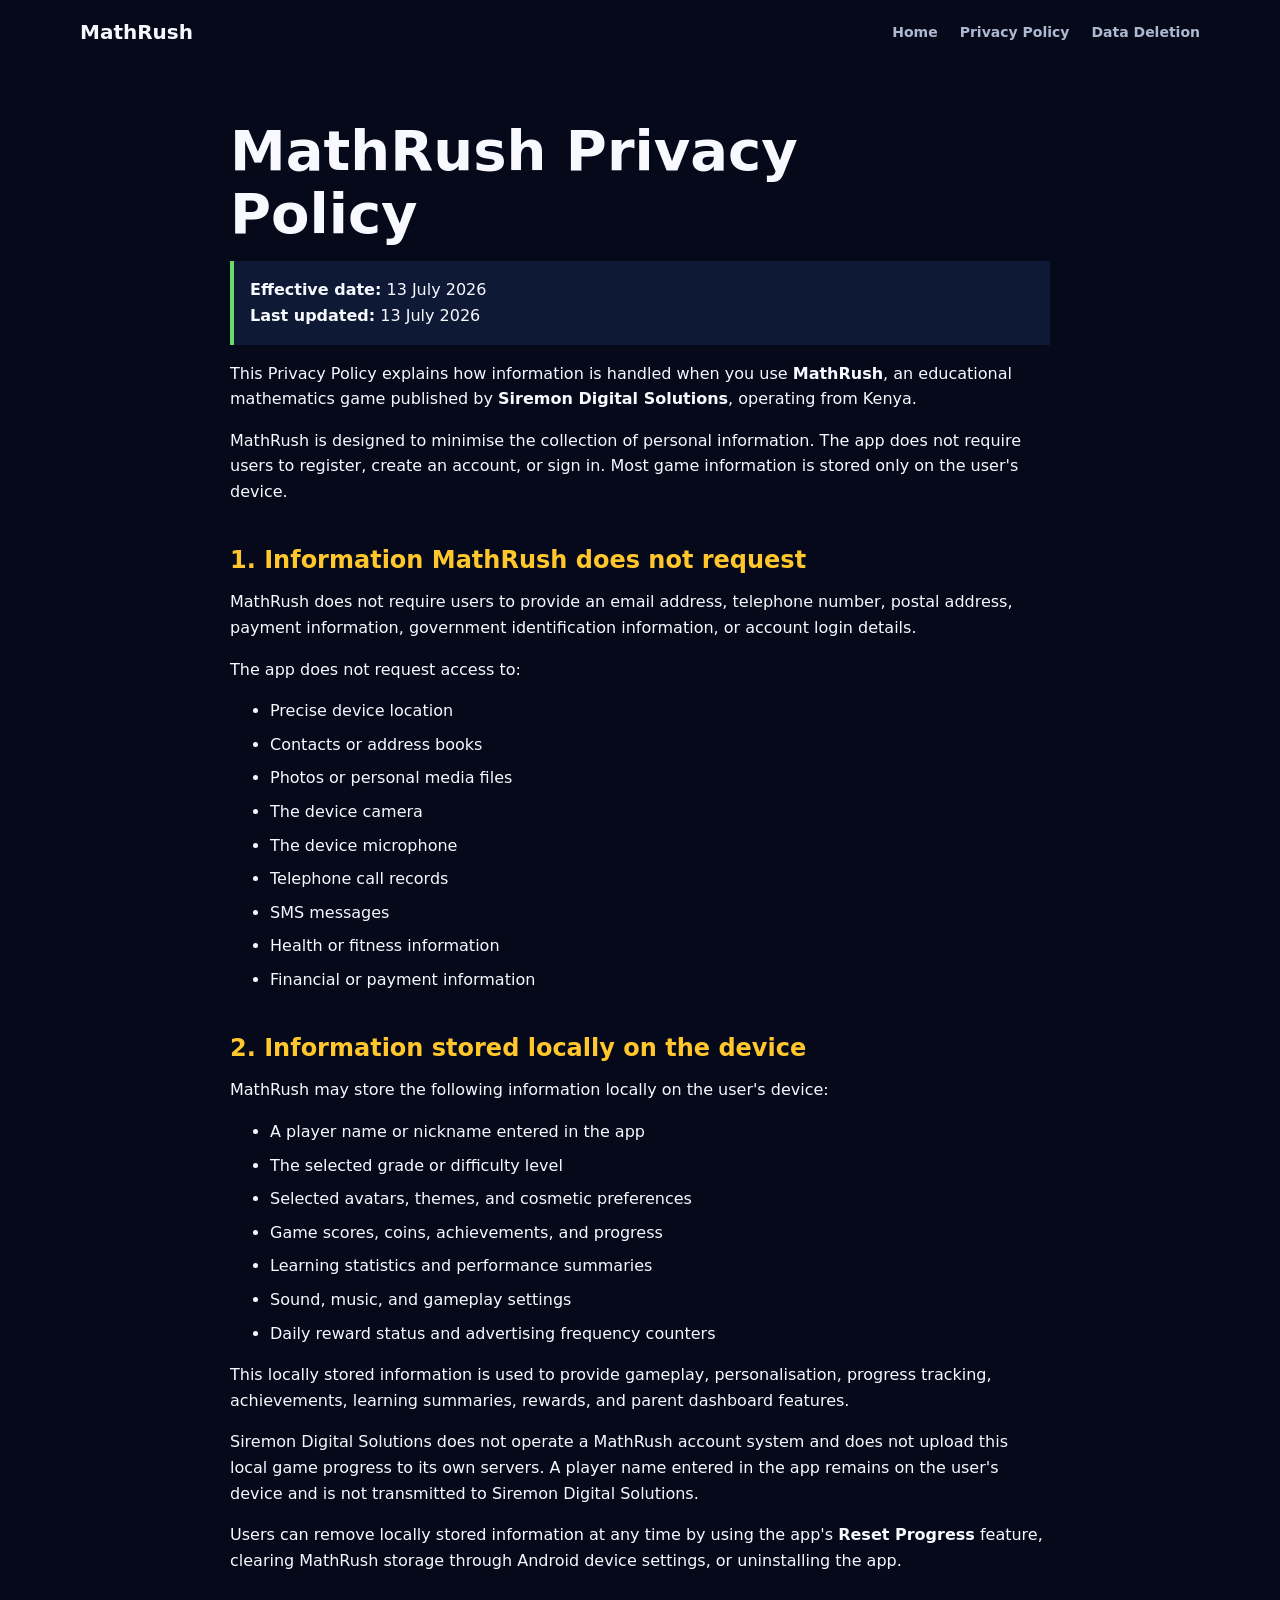
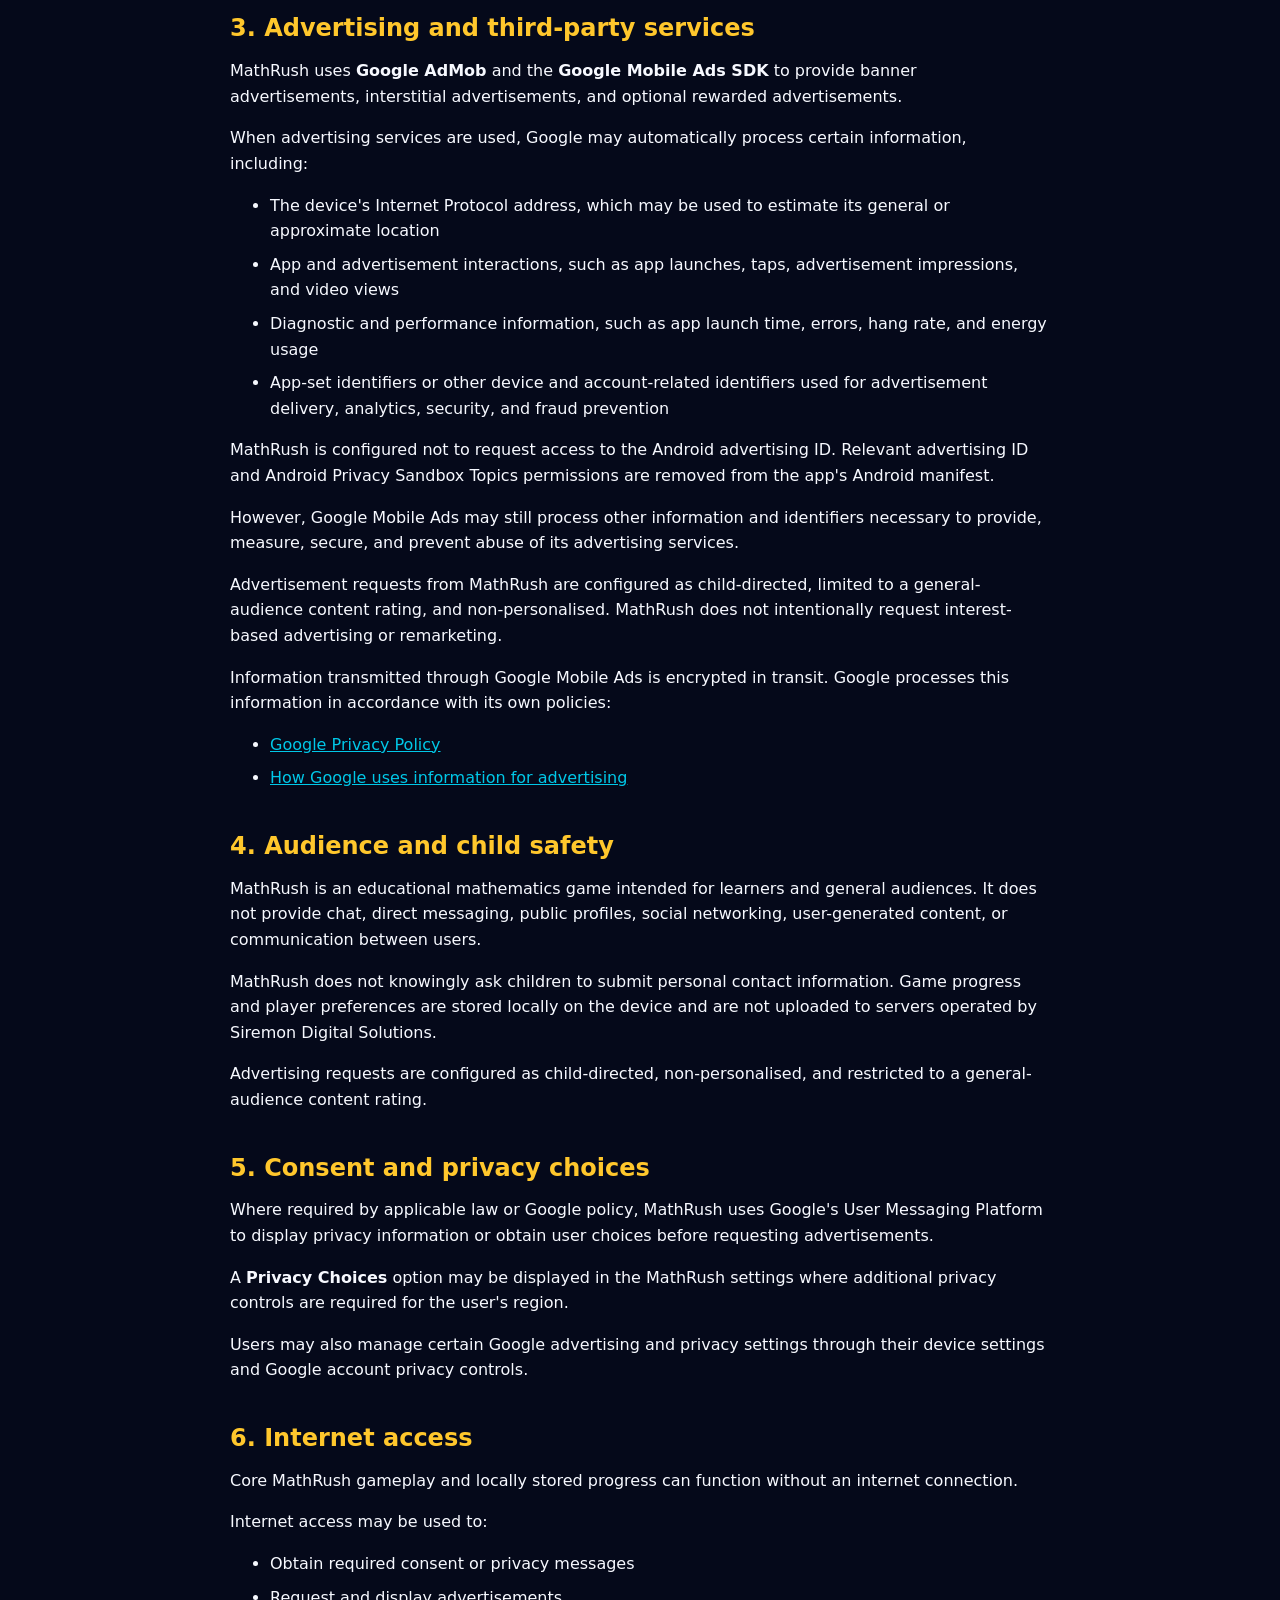
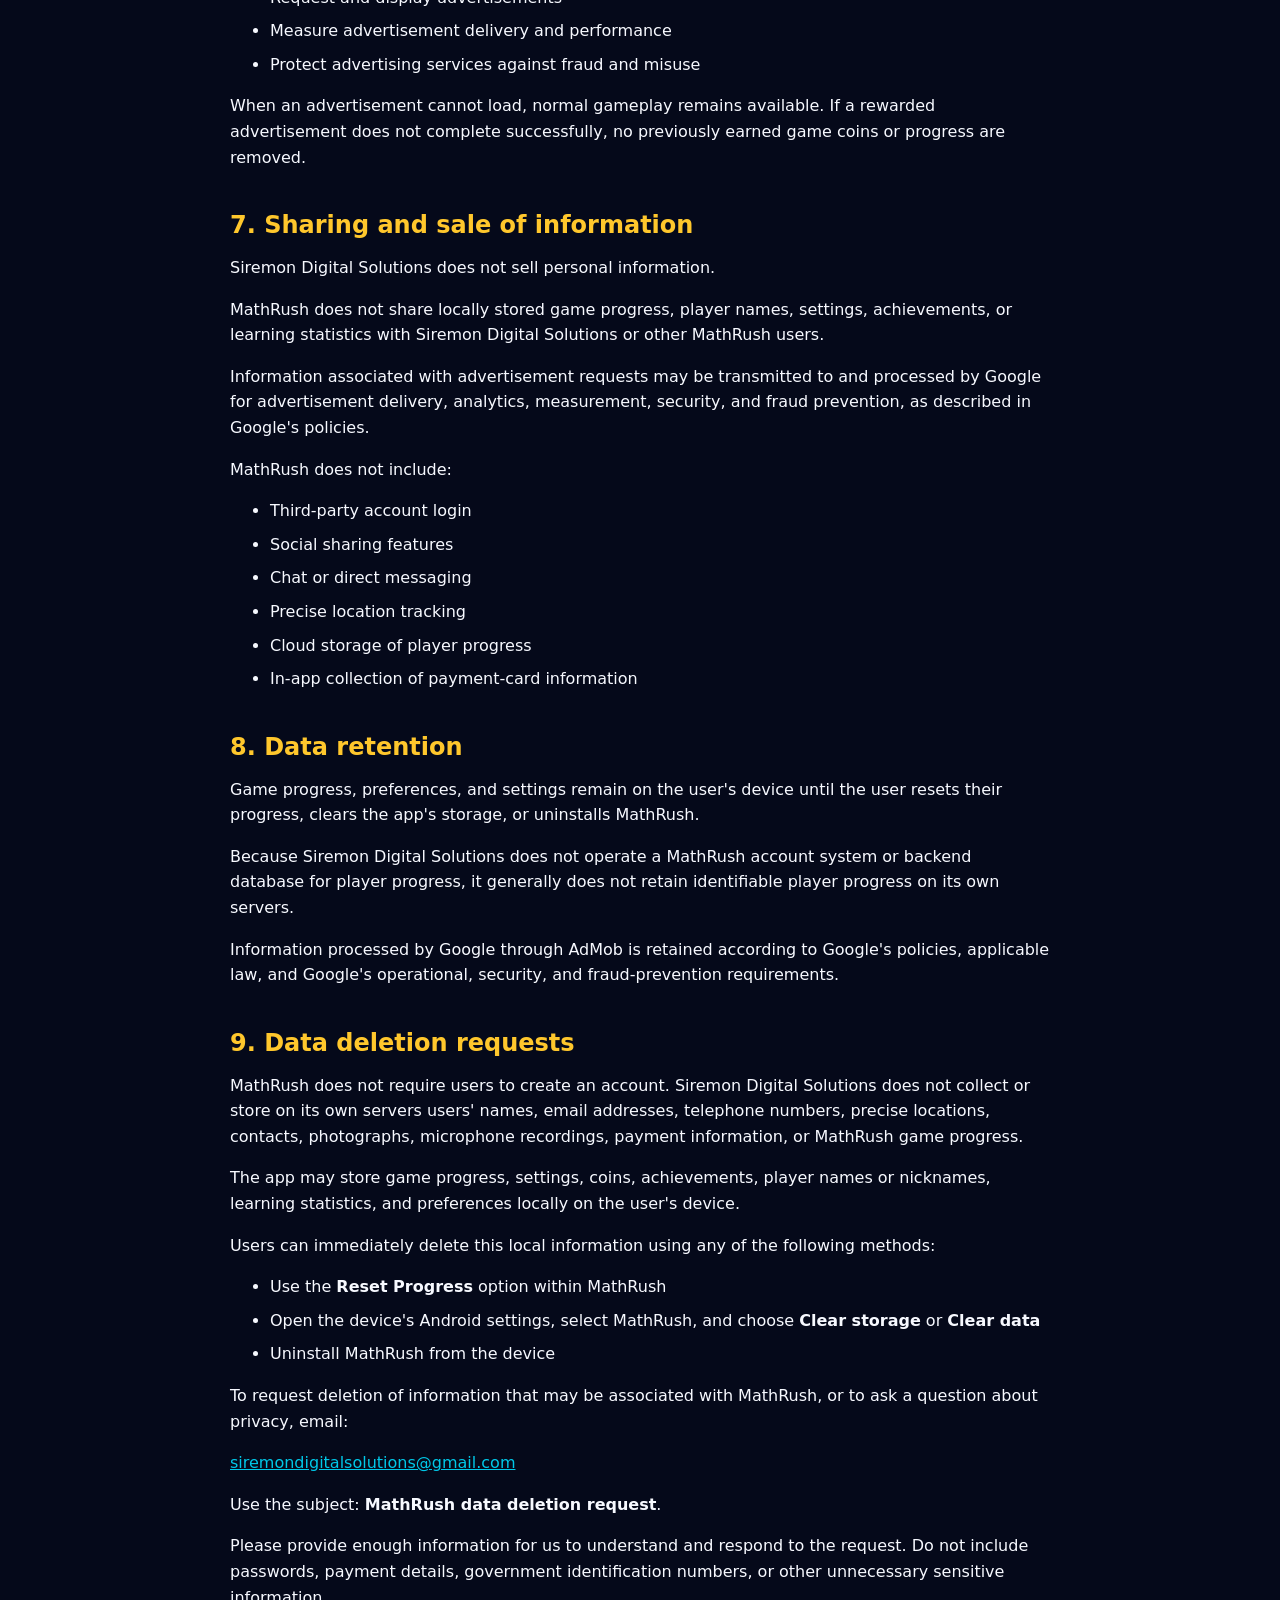
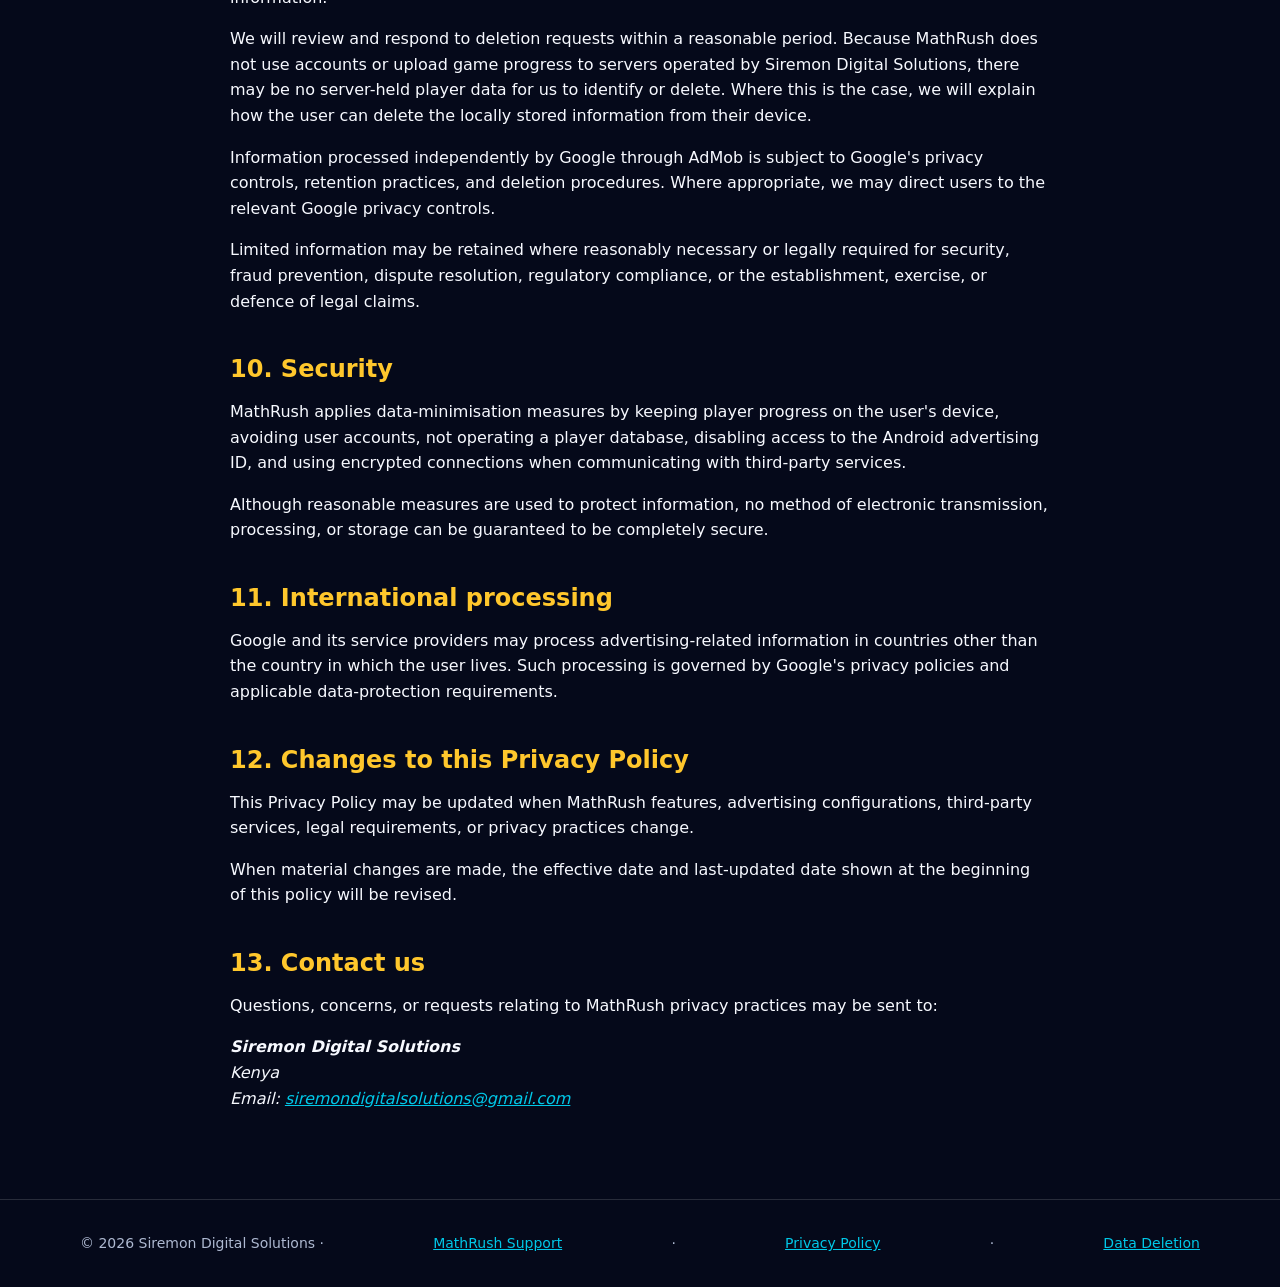
<file: privacy.html>
<!doctype html>
<html lang="en">
<head>
  <meta charset="utf-8">

  <meta name="viewport" content="width=device-width, initial-scale=1">

  <meta
    name="description"
    content="Privacy Policy and data deletion information for the MathRush educational mathematics game, published by Siremon Digital Solutions."
  >

  <title>MathRush Privacy Policy | Siremon Digital Solutions</title>

  <link rel="stylesheet" href="styles.css">
</head>

<body>
  <header>
    <nav aria-label="Main navigation">
      <a class="brand" href="./">MathRush</a>

      <div class="nav-links">
        <a href="./">Home</a>
        <a href="privacy.html" aria-current="page">Privacy Policy</a>
        <a href="#data-deletion">Data Deletion</a>
      </div>
    </nav>
  </header>

  <main class="legal">
    <h1>MathRush Privacy Policy</h1>

    <p class="notice">
      <strong>Effective date:</strong> 13 July 2026<br>
      <strong>Last updated:</strong> 13 July 2026
    </p>

    <p>
      This Privacy Policy explains how information is handled when you use
      <strong>MathRush</strong>, an educational mathematics game published by
      <strong>Siremon Digital Solutions</strong>, operating from Kenya.
    </p>

    <p>
      MathRush is designed to minimise the collection of personal information.
      The app does not require users to register, create an account, or sign in.
      Most game information is stored only on the user's device.
    </p>

    <h2>1. Information MathRush does not request</h2>

    <p>
      MathRush does not require users to provide an email address, telephone
      number, postal address, payment information, government identification
      information, or account login details.
    </p>

    <p>
      The app does not request access to:
    </p>

    <ul>
      <li>Precise device location</li>
      <li>Contacts or address books</li>
      <li>Photos or personal media files</li>
      <li>The device camera</li>
      <li>The device microphone</li>
      <li>Telephone call records</li>
      <li>SMS messages</li>
      <li>Health or fitness information</li>
      <li>Financial or payment information</li>
    </ul>

    <h2>2. Information stored locally on the device</h2>

    <p>
      MathRush may store the following information locally on the user's
      device:
    </p>

    <ul>
      <li>A player name or nickname entered in the app</li>
      <li>The selected grade or difficulty level</li>
      <li>Selected avatars, themes, and cosmetic preferences</li>
      <li>Game scores, coins, achievements, and progress</li>
      <li>Learning statistics and performance summaries</li>
      <li>Sound, music, and gameplay settings</li>
      <li>Daily reward status and advertising frequency counters</li>
    </ul>

    <p>
      This locally stored information is used to provide gameplay,
      personalisation, progress tracking, achievements, learning summaries,
      rewards, and parent dashboard features.
    </p>

    <p>
      Siremon Digital Solutions does not operate a MathRush account system and
      does not upload this local game progress to its own servers. A player name
      entered in the app remains on the user's device and is not transmitted to
      Siremon Digital Solutions.
    </p>

    <p>
      Users can remove locally stored information at any time by using the
      app's <strong>Reset Progress</strong> feature, clearing MathRush storage
      through Android device settings, or uninstalling the app.
    </p>

    <h2>3. Advertising and third-party services</h2>

    <p>
      MathRush uses <strong>Google AdMob</strong> and the
      <strong>Google Mobile Ads SDK</strong> to provide banner advertisements,
      interstitial advertisements, and optional rewarded advertisements.
    </p>

    <p>
      When advertising services are used, Google may automatically process
      certain information, including:
    </p>

    <ul>
      <li>
        The device's Internet Protocol address, which may be used to estimate
        its general or approximate location
      </li>

      <li>
        App and advertisement interactions, such as app launches, taps,
        advertisement impressions, and video views
      </li>

      <li>
        Diagnostic and performance information, such as app launch time,
        errors, hang rate, and energy usage
      </li>

      <li>
        App-set identifiers or other device and account-related identifiers
        used for advertisement delivery, analytics, security, and fraud
        prevention
      </li>
    </ul>

    <p>
      MathRush is configured not to request access to the Android advertising
      ID. Relevant advertising ID and Android Privacy Sandbox Topics
      permissions are removed from the app's Android manifest.
    </p>

    <p>
      However, Google Mobile Ads may still process other information and
      identifiers necessary to provide, measure, secure, and prevent abuse of
      its advertising services.
    </p>

    <p>
      Advertisement requests from MathRush are configured as child-directed,
      limited to a general-audience content rating, and non-personalised.
      MathRush does not intentionally request interest-based advertising or
      remarketing.
    </p>

    <p>
      Information transmitted through Google Mobile Ads is encrypted in transit.
      Google processes this information in accordance with its own policies:
    </p>

    <ul>
      <li>
        <a
          href="https://policies.google.com/privacy"
          target="_blank"
          rel="noopener noreferrer"
        >
          Google Privacy Policy
        </a>
      </li>

      <li>
        <a
          href="https://policies.google.com/technologies/ads"
          target="_blank"
          rel="noopener noreferrer"
        >
          How Google uses information for advertising
        </a>
      </li>
    </ul>

    <h2>4. Audience and child safety</h2>

    <p>
      MathRush is an educational mathematics game intended for learners and
      general audiences. It does not provide chat, direct messaging, public
      profiles, social networking, user-generated content, or communication
      between users.
    </p>

    <p>
      MathRush does not knowingly ask children to submit personal contact
      information. Game progress and player preferences are stored locally on
      the device and are not uploaded to servers operated by Siremon Digital
      Solutions.
    </p>

    <p>
      Advertising requests are configured as child-directed,
      non-personalised, and restricted to a general-audience content rating.
    </p>

    <h2>5. Consent and privacy choices</h2>

    <p>
      Where required by applicable law or Google policy, MathRush uses Google's
      User Messaging Platform to display privacy information or obtain user
      choices before requesting advertisements.
    </p>

    <p>
      A <strong>Privacy Choices</strong> option may be displayed in the
      MathRush settings where additional privacy controls are required for the
      user's region.
    </p>

    <p>
      Users may also manage certain Google advertising and privacy settings
      through their device settings and Google account privacy controls.
    </p>

    <h2>6. Internet access</h2>

    <p>
      Core MathRush gameplay and locally stored progress can function without
      an internet connection.
    </p>

    <p>
      Internet access may be used to:
    </p>

    <ul>
      <li>Obtain required consent or privacy messages</li>
      <li>Request and display advertisements</li>
      <li>Measure advertisement delivery and performance</li>
      <li>Protect advertising services against fraud and misuse</li>
    </ul>

    <p>
      When an advertisement cannot load, normal gameplay remains available. If
      a rewarded advertisement does not complete successfully, no previously
      earned game coins or progress are removed.
    </p>

    <h2>7. Sharing and sale of information</h2>

    <p>
      Siremon Digital Solutions does not sell personal information.
    </p>

    <p>
      MathRush does not share locally stored game progress, player names,
      settings, achievements, or learning statistics with Siremon Digital
      Solutions or other MathRush users.
    </p>

    <p>
      Information associated with advertisement requests may be transmitted to
      and processed by Google for advertisement delivery, analytics,
      measurement, security, and fraud prevention, as described in Google's
      policies.
    </p>

    <p>
      MathRush does not include:
    </p>

    <ul>
      <li>Third-party account login</li>
      <li>Social sharing features</li>
      <li>Chat or direct messaging</li>
      <li>Precise location tracking</li>
      <li>Cloud storage of player progress</li>
      <li>In-app collection of payment-card information</li>
    </ul>

    <h2>8. Data retention</h2>

    <p>
      Game progress, preferences, and settings remain on the user's device
      until the user resets their progress, clears the app's storage, or
      uninstalls MathRush.
    </p>

    <p>
      Because Siremon Digital Solutions does not operate a MathRush account
      system or backend database for player progress, it generally does not
      retain identifiable player progress on its own servers.
    </p>

    <p>
      Information processed by Google through AdMob is retained according to
      Google's policies, applicable law, and Google's operational, security,
      and fraud-prevention requirements.
    </p>

    <section id="data-deletion">
      <h2>9. Data deletion requests</h2>

      <p>
        MathRush does not require users to create an account. Siremon Digital
        Solutions does not collect or store on its own servers users' names,
        email addresses, telephone numbers, precise locations, contacts,
        photographs, microphone recordings, payment information, or MathRush
        game progress.
      </p>

      <p>
        The app may store game progress, settings, coins, achievements, player
        names or nicknames, learning statistics, and preferences locally on the
        user's device.
      </p>

      <p>
        Users can immediately delete this local information using any of the
        following methods:
      </p>

      <ul>
        <li>Use the <strong>Reset Progress</strong> option within MathRush</li>

        <li>
          Open the device's Android settings, select MathRush, and choose
          <strong>Clear storage</strong> or <strong>Clear data</strong>
        </li>

        <li>Uninstall MathRush from the device</li>
      </ul>

      <p>
        To request deletion of information that may be associated with
        MathRush, or to ask a question about privacy, email:
      </p>

      <p>
        <a
          href="mailto:siremondigitalsolutions@gmail.com?subject=MathRush%20data%20deletion%20request"
        >
          siremondigitalsolutions@gmail.com
        </a>
      </p>

      <p>
        Use the subject:
        <strong>MathRush data deletion request</strong>.
      </p>

      <p>
        Please provide enough information for us to understand and respond to
        the request. Do not include passwords, payment details, government
        identification numbers, or other unnecessary sensitive information.
      </p>

      <p>
        We will review and respond to deletion requests within a reasonable
        period. Because MathRush does not use accounts or upload game progress
        to servers operated by Siremon Digital Solutions, there may be no
        server-held player data for us to identify or delete. Where this is the
        case, we will explain how the user can delete the locally stored
        information from their device.
      </p>

      <p>
        Information processed independently by Google through AdMob is subject
        to Google's privacy controls, retention practices, and deletion
        procedures. Where appropriate, we may direct users to the relevant
        Google privacy controls.
      </p>

      <p>
        Limited information may be retained where reasonably necessary or
        legally required for security, fraud prevention, dispute resolution,
        regulatory compliance, or the establishment, exercise, or defence of
        legal claims.
      </p>
    </section>

    <h2>10. Security</h2>

    <p>
      MathRush applies data-minimisation measures by keeping player progress on
      the user's device, avoiding user accounts, not operating a player
      database, disabling access to the Android advertising ID, and using
      encrypted connections when communicating with third-party services.
    </p>

    <p>
      Although reasonable measures are used to protect information, no method
      of electronic transmission, processing, or storage can be guaranteed to
      be completely secure.
    </p>

    <h2>11. International processing</h2>

    <p>
      Google and its service providers may process advertising-related
      information in countries other than the country in which the user lives.
      Such processing is governed by Google's privacy policies and applicable
      data-protection requirements.
    </p>

    <h2>12. Changes to this Privacy Policy</h2>

    <p>
      This Privacy Policy may be updated when MathRush features, advertising
      configurations, third-party services, legal requirements, or privacy
      practices change.
    </p>

    <p>
      When material changes are made, the effective date and last-updated date
      shown at the beginning of this policy will be revised.
    </p>

    <h2>13. Contact us</h2>

    <p>
      Questions, concerns, or requests relating to MathRush privacy practices
      may be sent to:
    </p>

    <address>
      <strong>Siremon Digital Solutions</strong><br>
      Kenya<br>
      Email:
      <a href="mailto:siremondigitalsolutions@gmail.com">
        siremondigitalsolutions@gmail.com
      </a>
    </address>
  </main>

  <footer>
    © 2026 Siremon Digital Solutions ·
    <a href="./">MathRush Support</a> ·
    <a href="privacy.html">Privacy Policy</a> ·
    <a href="#data-deletion">Data Deletion</a>
  </footer>
</body>
</html>
</file>
<file: styles.css>
:root {
  color-scheme: dark;
  --bg: #05091a;
  --surface: #0d1935;
  --surface-2: #142548;
  --text: #f7f9ff;
  --muted: #aeb9d1;
  --cyan: #00c8e8;
  --yellow: #ffc72c;
  --green: #69db67;
  --pink: #ff5c7a;
  --line: rgba(255, 255, 255, 0.14);
  --content: 1120px;
}

* { box-sizing: border-box; }
html { scroll-behavior: smooth; }
body {
  margin: 0;
  background: var(--bg);
  color: var(--text);
  font-family: Inter, ui-sans-serif, system-ui, -apple-system, BlinkMacSystemFont, "Segoe UI", sans-serif;
  line-height: 1.6;
}
a { color: var(--cyan); }
a:hover { color: #8cecff; }

.site-header {
  position: sticky;
  top: 0;
  z-index: 20;
  border-bottom: 1px solid var(--line);
  background: rgba(5, 9, 26, 0.94);
  backdrop-filter: blur(14px);
}
nav {
  width: min(calc(100% - 32px), var(--content));
  min-height: 64px;
  margin: auto;
  display: flex;
  align-items: center;
  justify-content: space-between;
  gap: 24px;
}
.brand {
  color: var(--text);
  font-size: 20px;
  font-weight: 900;
  text-decoration: none;
}
.nav-links { display: flex; align-items: center; gap: 22px; }
.nav-links a { color: var(--muted); font-size: 14px; font-weight: 750; text-decoration: none; }

.hero {
  position: relative;
  min-height: min(780px, calc(88vh - 32px));
  display: grid;
  align-items: end;
  overflow: hidden;
  border-bottom: 1px solid var(--line);
  background: #020513;
}
.hero-media {
  position: absolute;
  inset: 0;
  background-image: linear-gradient(90deg, rgba(2, 5, 19, 0.92) 0%, rgba(2, 5, 19, 0.36) 50%, rgba(2, 5, 19, 0.7) 100%), url("mathrush-logo.webp");
  background-repeat: no-repeat;
  background-position: center;
  background-size: min(76vh, 760px);
}
.hero-media::after {
  content: "";
  position: absolute;
  inset: auto 0 0;
  height: 38%;
  background: linear-gradient(transparent, #05091a);
}
.hero-copy {
  position: relative;
  z-index: 1;
  width: min(calc(100% - 32px), var(--content));
  margin: 0 auto;
  padding: 60px 0 72px;
}
.eyebrow {
  margin: 0 0 8px;
  color: var(--cyan);
  font-size: 13px;
  font-weight: 850;
  text-transform: uppercase;
  letter-spacing: 0;
}
h1, h2, h3 { margin-top: 0; line-height: 1.12; letter-spacing: 0; }
h1 { max-width: 700px; margin-bottom: 6px; font-size: clamp(54px, 10vw, 104px); }
h2 { margin-bottom: 16px; font-size: clamp(32px, 5vw, 52px); }
h3 { margin-bottom: 10px; font-size: 21px; }
.hero-lead { margin: 0; color: var(--yellow); font-size: clamp(20px, 3vw, 30px); font-weight: 850; }
.hero-detail { max-width: 560px; margin: 12px 0 0; color: var(--muted); font-size: 17px; }
.actions { display: flex; flex-wrap: wrap; gap: 12px; margin-top: 28px; }
.button {
  min-height: 46px;
  padding: 11px 18px;
  display: inline-flex;
  align-items: center;
  justify-content: center;
  border: 1px solid var(--cyan);
  border-radius: 6px;
  background: var(--cyan);
  color: #031019;
  font-weight: 850;
  text-decoration: none;
}
.button.secondary { border-color: rgba(255,255,255,.3); background: rgba(5,9,26,.78); color: var(--text); }

.proof-band {
  width: min(100%, var(--content));
  margin: -24px auto 0;
  position: relative;
  z-index: 2;
  display: grid;
  grid-template-columns: repeat(4, 1fr);
  border: 1px solid var(--line);
  border-radius: 8px;
  background: var(--surface);
}
.proof-band div { padding: 20px 24px; border-right: 1px solid var(--line); }
.proof-band div:last-child { border-right: 0; }
.proof-band strong, .proof-band span { display: block; }
.proof-band strong { color: var(--yellow); font-size: 24px; }
.proof-band span { color: var(--muted); font-size: 13px; }

.section { width: min(calc(100% - 32px), var(--content)); margin: auto; padding: 92px 0; }
.section-heading { max-width: 760px; margin-bottom: 34px; }
.section-heading.compact { margin-bottom: 28px; }
.section-heading > p:last-child, .family-copy > p:last-child, .support-band p { color: var(--muted); font-size: 17px; }
.feature-grid { display: grid; grid-template-columns: repeat(2, 1fr); gap: 14px; }
.feature {
  min-height: 250px;
  padding: 28px;
  border: 1px solid var(--line);
  border-radius: 8px;
  background: var(--surface);
}
.feature-primary { grid-column: span 2; min-height: 280px; background: #102345; }
.feature-number { display: block; margin-bottom: 42px; color: var(--cyan); font-weight: 900; }
.feature p { max-width: 680px; margin: 0; color: var(--muted); }
.mechanic-strip { display: flex; flex-wrap: wrap; gap: 8px; margin-top: 26px; }
.mechanic-strip span { padding: 6px 10px; border: 1px solid rgba(0,200,232,.35); border-radius: 4px; color: #c7f8ff; font-size: 13px; font-weight: 750; }

.progression-band { border-top: 1px solid var(--line); }
.progress-list { border-top: 1px solid var(--line); }
.progress-list article { display: grid; grid-template-columns: minmax(230px, .7fr) 1.3fr; gap: 30px; padding: 25px 0; border-bottom: 1px solid var(--line); }
.progress-list h3, .progress-list p { margin: 0; }
.progress-list p { color: var(--muted); }
.progress-list article:nth-child(1) h3 { color: var(--green); }
.progress-list article:nth-child(2) h3 { color: var(--yellow); }
.progress-list article:nth-child(3) h3 { color: var(--cyan); }
.progress-list article:nth-child(4) h3 { color: #c69cff; }

.family-band { display: grid; grid-template-columns: 1.15fr .85fr; gap: 64px; border-top: 1px solid var(--line); }
.family-facts { margin: 0; }
.family-facts div { padding: 18px 0; border-bottom: 1px solid var(--line); }
.family-facts dt { color: var(--yellow); font-weight: 850; }
.family-facts dd { margin: 5px 0 0; color: var(--muted); }

.support-band { display: flex; align-items: end; justify-content: space-between; gap: 40px; border-top: 1px solid var(--line); }
.support-band > div:first-child { max-width: 670px; }
.support-actions { display: flex; flex-direction: column; align-items: flex-start; gap: 14px; flex: 0 0 auto; }
.text-link { font-weight: 800; }

.legal { width: min(calc(100% - 32px), 820px); margin: auto; padding: 56px 0 88px; }
.legal h1 { font-size: clamp(38px, 7vw, 56px); }
.legal h2 { margin-top: 42px; color: var(--yellow); font-size: 24px; }
.legal li { margin-bottom: 8px; }
.notice { padding: 16px; border-left: 4px solid var(--green); background: var(--surface); }

footer {
  min-height: 88px;
  padding: 24px max(16px, calc((100% - var(--content)) / 2));
  display: flex;
  align-items: center;
  justify-content: space-between;
  gap: 20px;
  border-top: 1px solid var(--line);
  color: var(--muted);
  font-size: 14px;
}

@media (max-width: 760px) {
  .site-header { position: static; }
  nav { min-height: auto; padding: 14px 0; align-items: flex-start; }
  .nav-links { max-width: 220px; flex-wrap: wrap; justify-content: flex-end; gap: 8px 14px; }
  .hero { min-height: 700px; }
  .hero-media { background-image: linear-gradient(180deg, rgba(2,5,19,.12) 0%, rgba(2,5,19,.34) 48%, #05091a 76%), url("mathrush-logo.webp"); background-position: center 7%; background-size: min(94vw, 540px); }
  .hero-copy { padding-bottom: 52px; }
  .proof-band { width: calc(100% - 32px); grid-template-columns: repeat(2, 1fr); }
  .proof-band div:nth-child(2) { border-right: 0; }
  .proof-band div:nth-child(-n+2) { border-bottom: 1px solid var(--line); }
  .section { padding: 68px 0; }
  .feature-grid { grid-template-columns: 1fr; }
  .feature-primary { grid-column: auto; }
  .progress-list article { grid-template-columns: 1fr; gap: 8px; }
  .family-band { grid-template-columns: 1fr; gap: 28px; }
  .support-band { align-items: flex-start; flex-direction: column; }
  footer { align-items: flex-start; flex-direction: column; }
}

@media (max-width: 430px) {
  .nav-links a:first-child, .nav-links a:nth-child(2) { display: none; }
  .hero { min-height: 650px; }
  .hero-copy { padding-top: 300px; }
  h1 { font-size: 54px; }
  .actions { flex-direction: column; align-items: stretch; }
  .proof-band div { padding: 16px; }
  .feature { min-height: 0; padding: 22px; }
  .feature-number { margin-bottom: 24px; }
}
</file>
